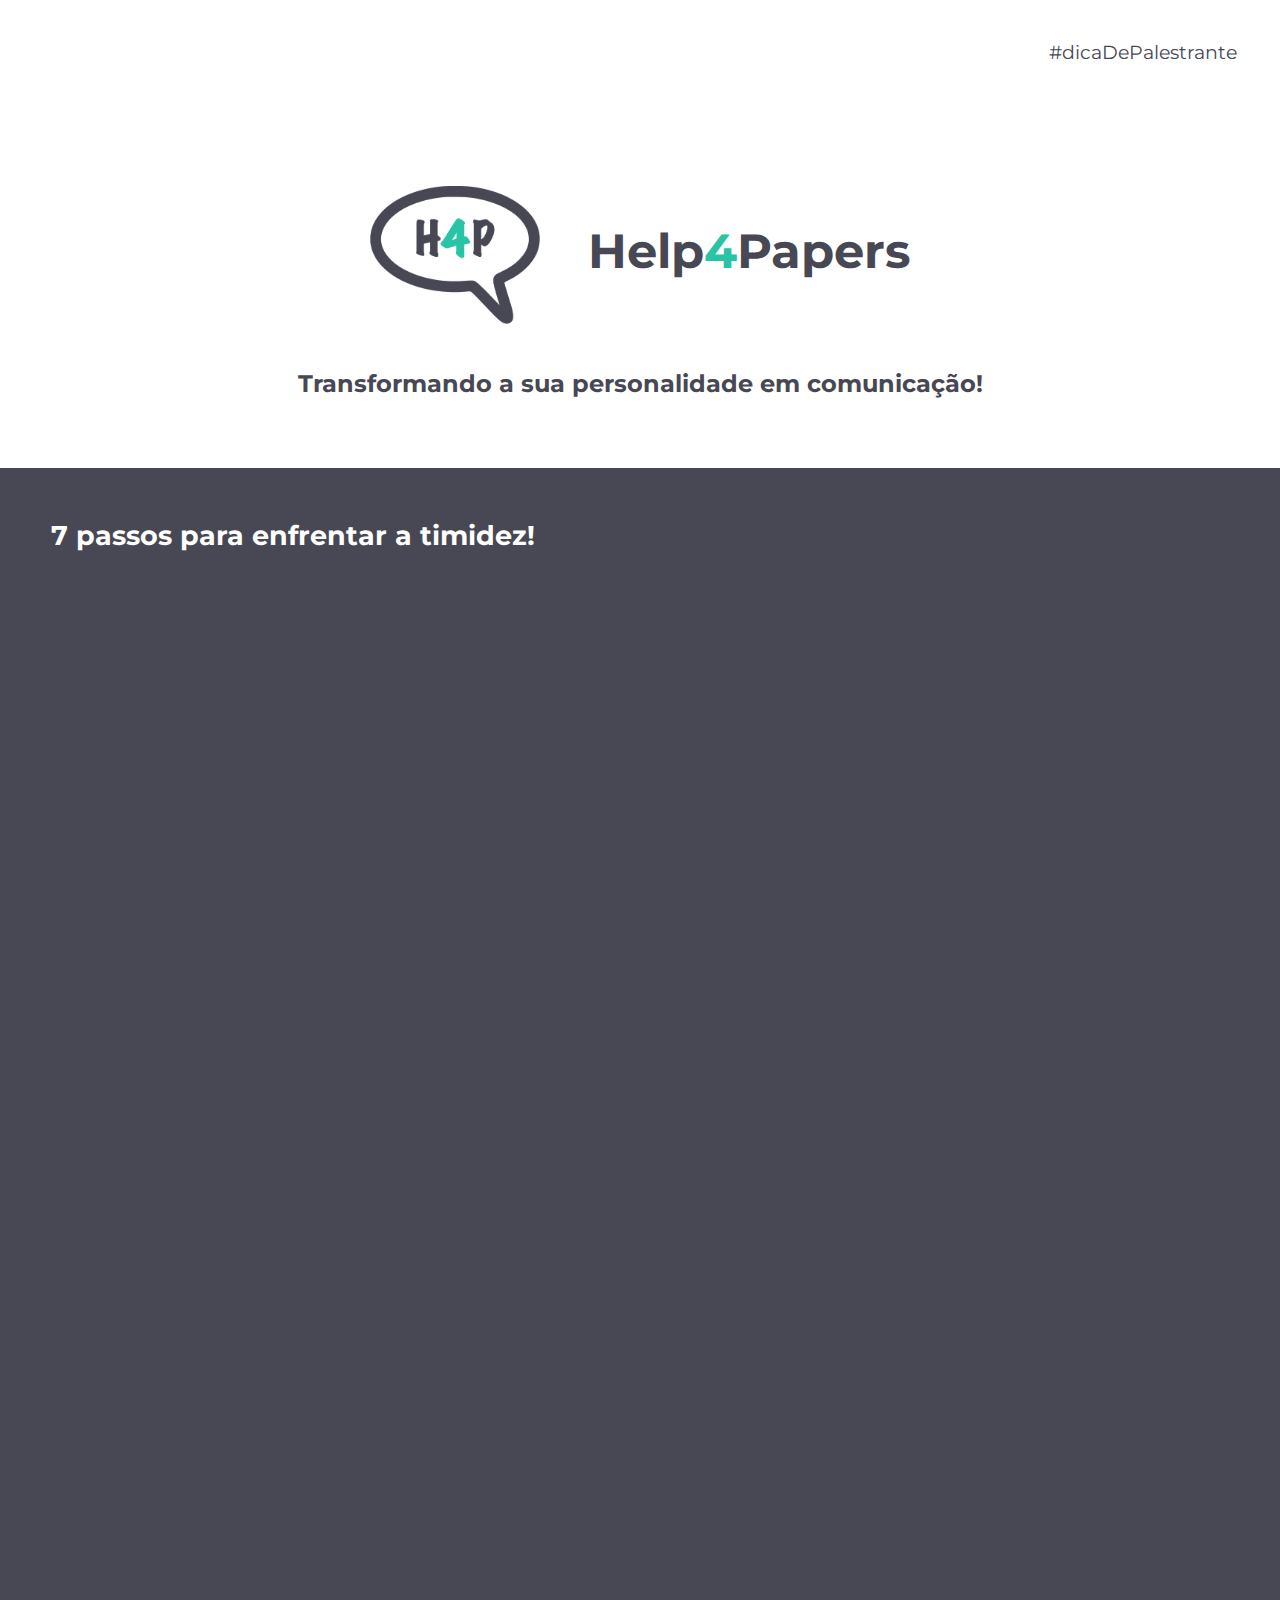
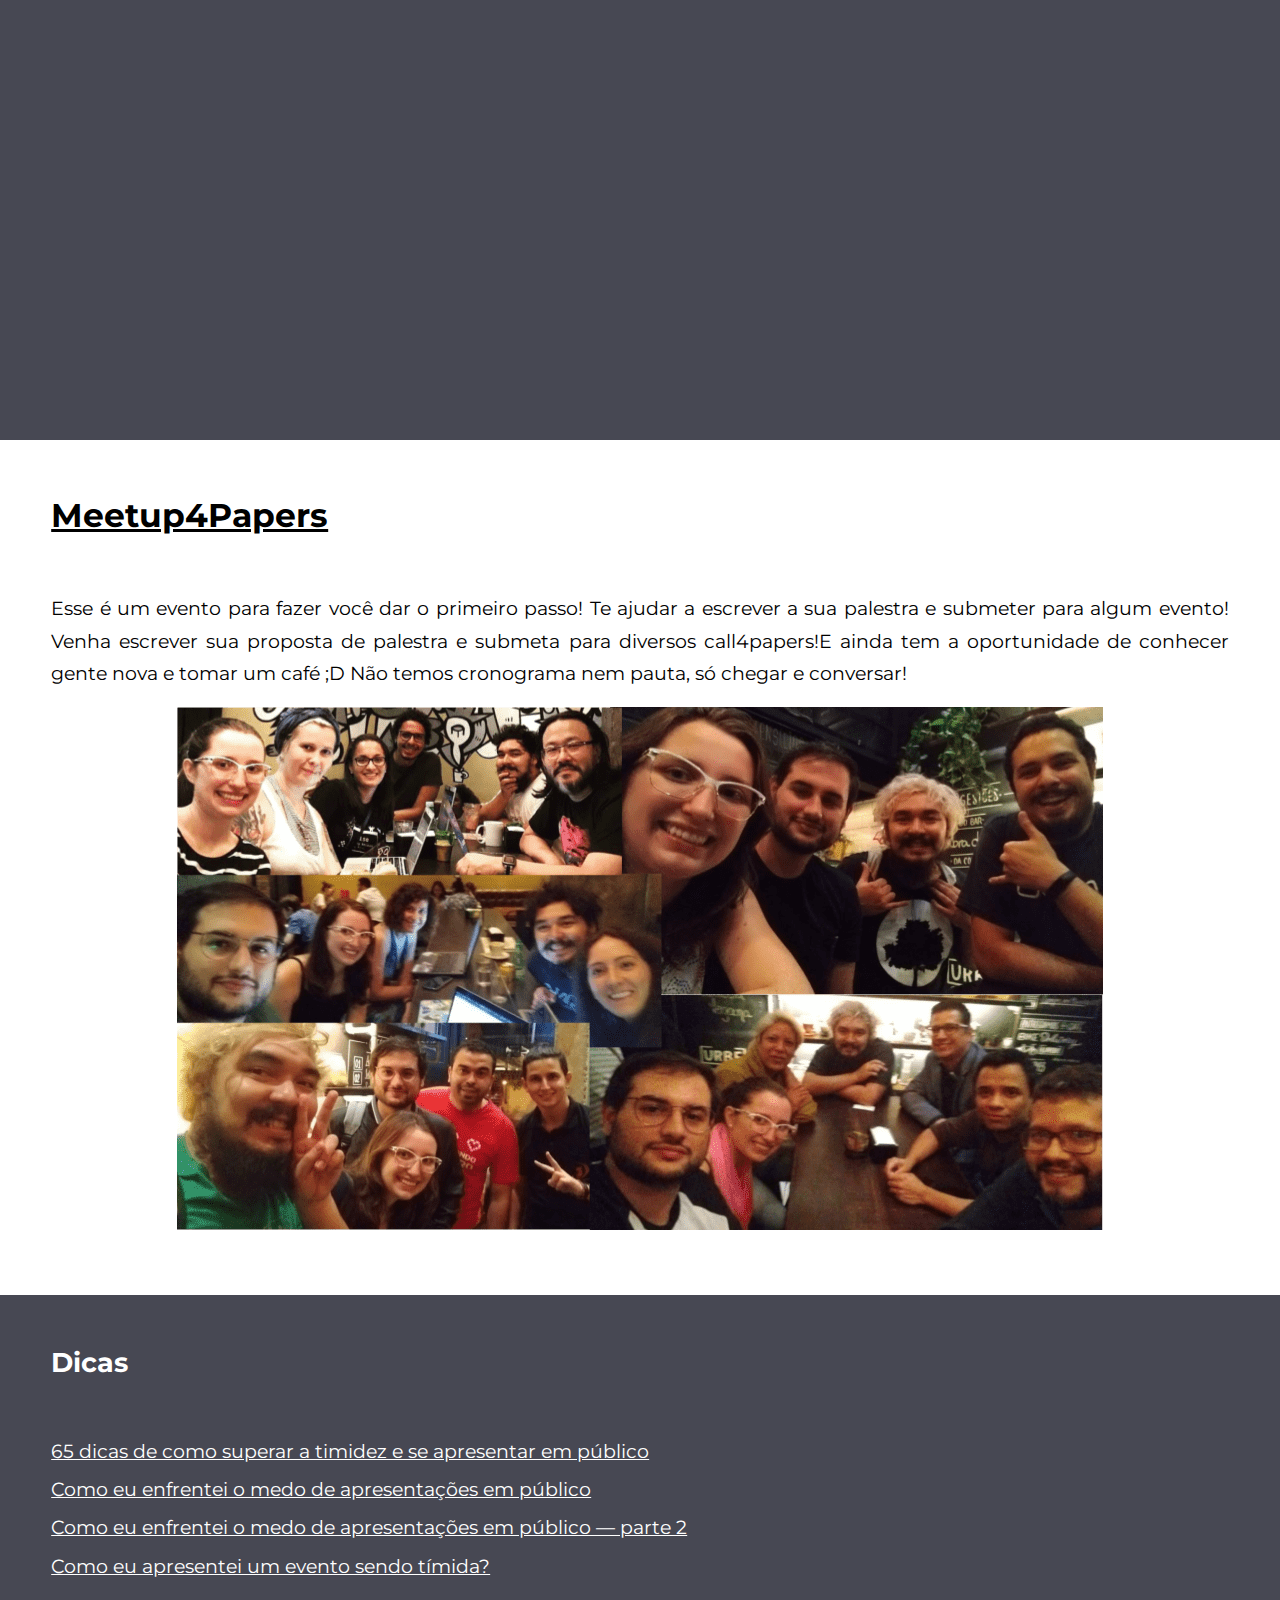
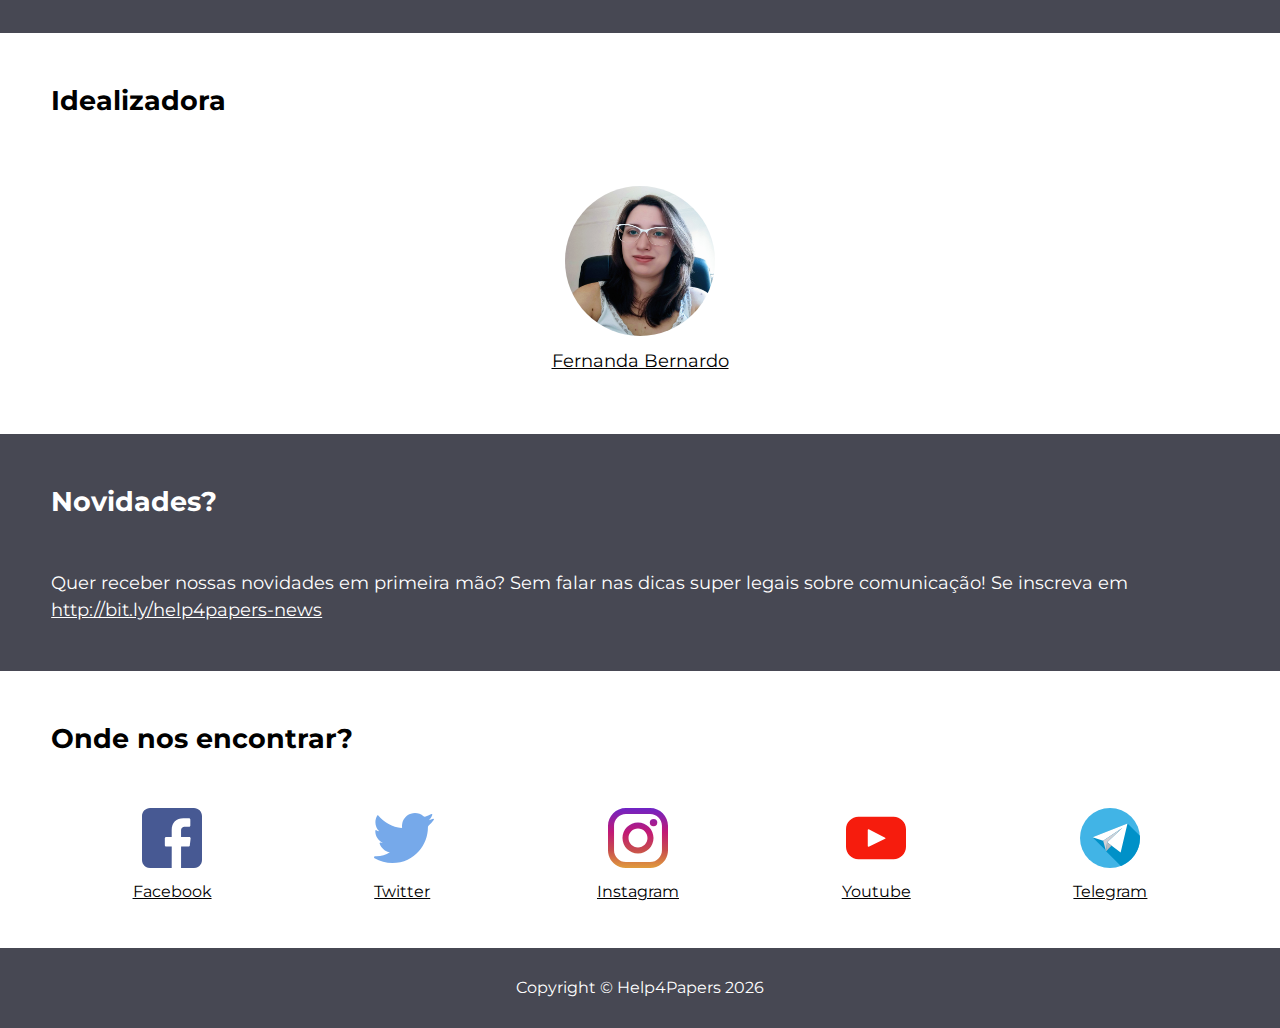
<file: index.html>
<!DOCTYPE html>
<html>
<head>
	<meta charset="UTF-8">
	<meta name="viewport" content="width=device-width, initial-scale=1.0">
	<meta http-equiv="X-UA-Compatible" content="ie=edge">
	<meta name="google-site-verification" content="czYM7zJRuvXgrDOYiuncWTCWmk2w4SSafypP1xIdmXw" />
	<title>Help4Papers</title>
	<link href="https://fonts.googleapis.com/css?family=Montserrat:400,700" rel="stylesheet" type="text/css">
	<link rel="stylesheet" href="css/reset.css">
	<link rel="stylesheet" href="css/style.css">
</head>
<body>
	<header>
		<nav class="menu">
			<!-- <a href="./workshop.html">workshop</a> -->
			<a href="./dicaDePalestrante.html">#dicaDePalestrante</a>
		</nav>
		<h1>Help<span>4</span>Papers</h1>
		<p class="slogan">Transformando a sua personalidade em comunicação!</p>
	</header>

	<section class="container dark">
		<h2>7 passos para enfrentar a timidez!</h2>
		<div class="videos">
			<iframe width="560" height="315" src="https://www.youtube.com/embed/DaiY4DhHNR0" frameborder="0" allow="accelerometer; autoplay; encrypted-media; gyroscope; picture-in-picture" allowfullscreen></iframe>
			<iframe width="560" height="315" src="https://www.youtube.com/embed/z_63TMsE4vQ" frameborder="0" allow="accelerometer; autoplay; encrypted-media; gyroscope; picture-in-picture" allowfullscreen></iframe>
			<iframe width="560" height="315" src="https://www.youtube.com/embed/z9Kiv2WPt-8" frameborder="0" allow="accelerometer; autoplay; encrypted-media; gyroscope; picture-in-picture" allowfullscreen></iframe>
			<iframe width="560" height="315" src="https://www.youtube.com/embed/kSflVZu1gM8" frameborder="0" allow="accelerometer; autoplay; encrypted-media; gyroscope; picture-in-picture" allowfullscreen></iframe>
			<iframe width="560" height="315" src="https://www.youtube.com/embed/AfbRZQgGOfA" frameborder="0" allow="accelerometer; autoplay; encrypted-media; gyroscope; picture-in-picture" allowfullscreen></iframe>
			<iframe width="560" height="315" src="https://www.youtube.com/embed/UdhwoyQ5xWg" frameborder="0" allow="accelerometer; autoplay; encrypted-media; gyroscope; picture-in-picture" allowfullscreen></iframe>
			<iframe width="560" height="315" src="https://www.youtube.com/embed/PW5iVNqd4EI" frameborder="0" allow="accelerometer; autoplay; encrypted-media; gyroscope; picture-in-picture" allowfullscreen></iframe>
		</div>
	</section>

	<section class="container meetup">
		<h2><a href='https://www.meetup.com/pt-BR/Vencer-a-timidez-e-conhecer-pessoas-Help4Papers'>Meetup4Papers</a></h2>
		<p>Esse é um evento para fazer você dar o primeiro passo! Te ajudar a escrever a sua palestra e submeter para algum evento! Venha escrever sua proposta de palestra e submeta para diversos call4papers!E ainda tem a oportunidade de conhecer gente nova e tomar um café ;D Não temos cronograma nem pauta, só chegar e conversar!</p>
		<img src='./img/meetup.png' >
	</section>

	<section class="container dark tips">
		<h2>Dicas</h2>
		<ul>
			<li><a href='https://medium.com/@fembernardo/65-dicas-de-como-superar-a-timidez-e-se-apresentar-em-p%C3%BAblico-95e254c7503'>65 dicas de como superar a timidez e se apresentar em público</a></li>
			<li><a href='https://medium.com/@fembernardo/como-eu-enfrentei-o-medo-de-apresenta%C3%A7%C3%B5es-em-p%C3%BAblico-581e7ee72dc9'>Como eu enfrentei o medo de apresentações em público</a></li>
			<li><a href='https://medium.com/@fembernardo/como-eu-enfrentei-o-medo-de-apresenta%C3%A7%C3%B5es-em-p%C3%BAblico-parte-2-aa10d515a9c1'>Como eu enfrentei o medo de apresentações em público — parte 2</a></li>
			<li><a href='https://medium.com/@fembernardo/como-eu-apresentei-um-evento-sendo-t%C3%ADmida-1b7356a4bc22'>Como eu apresentei um evento sendo tímida?</a></li>
		</ul>
	</section>
	<section class="container">
		<h2>Idealizadora</h2>
		<ul class="team">
			<li><a href="https://twitter.com/fembernardo"><img src="img/fernanda.jpg"><span>Fernanda Bernardo</span></a></li>
		</ul>
	</section>
	<section class="news dark container">
		<h2>Novidades?</h2>
		<p>Quer receber nossas novidades em primeira mão? Sem falar nas dicas super legais sobre comunicação! Se inscreva em <a href="http://bit.ly/help4papers-news">http://bit.ly/help4papers-news</a></p>
	</section>
	<section class="social container">
		<h2>Onde nos encontrar?</h2>
		<ul>
			<li>
				<a href="https://www.facebook.com/help4papers/">
					<img src="img/social/facebook.svg" width="60" height="60" alt="Facebook">
					Facebook
				</a>
			</li>
			<li>
				<a href="https://twitter.com/help4papers">
					<img src="img/social/twitter.svg" width="60" height="60" alt="Twitter">
					Twitter
				</a>
			</li>
			<li>
				<a href="https://www.instagram.com/help4papers/">
					<img src="img/social/instagram.svg" width="60" height="60" alt="Instagram">
					Instagram
				</a>
			</li>
			<li>
				<a href="https://www.youtube.com/channel/UCPZEE4dmG0hz0eCFdQApfdQ?view_as=subscriber">
					<img src="img/social/youtube.svg" width="60" height="60" alt="Youtube">
					Youtube
				</a>
			</li>
			<li>
				<a href="http://t.me/help4papers">
					<img src="img/social/telegram.svg" width="60" height="60" alt="Telegram">
					Telegram
				</a>
			</li>
		</ul>
	</section>
	<footer class="dark">
		<p>Copyright © Help4Papers <script>now = new Date; document.write(now.getFullYear());</script></p>
	</footer>
	<script src="script.js"></script>
	<script async src="https://www.googletagmanager.com/gtag/js?id=UA-114181981-1"></script>
	<script>
		window.dataLayer = window.dataLayer || [];
		function gtag(){dataLayer.push(arguments);}
		gtag('js', new Date());

		gtag('config', 'UA-114181981-1');
	</script>
</body>
</html>
</file>
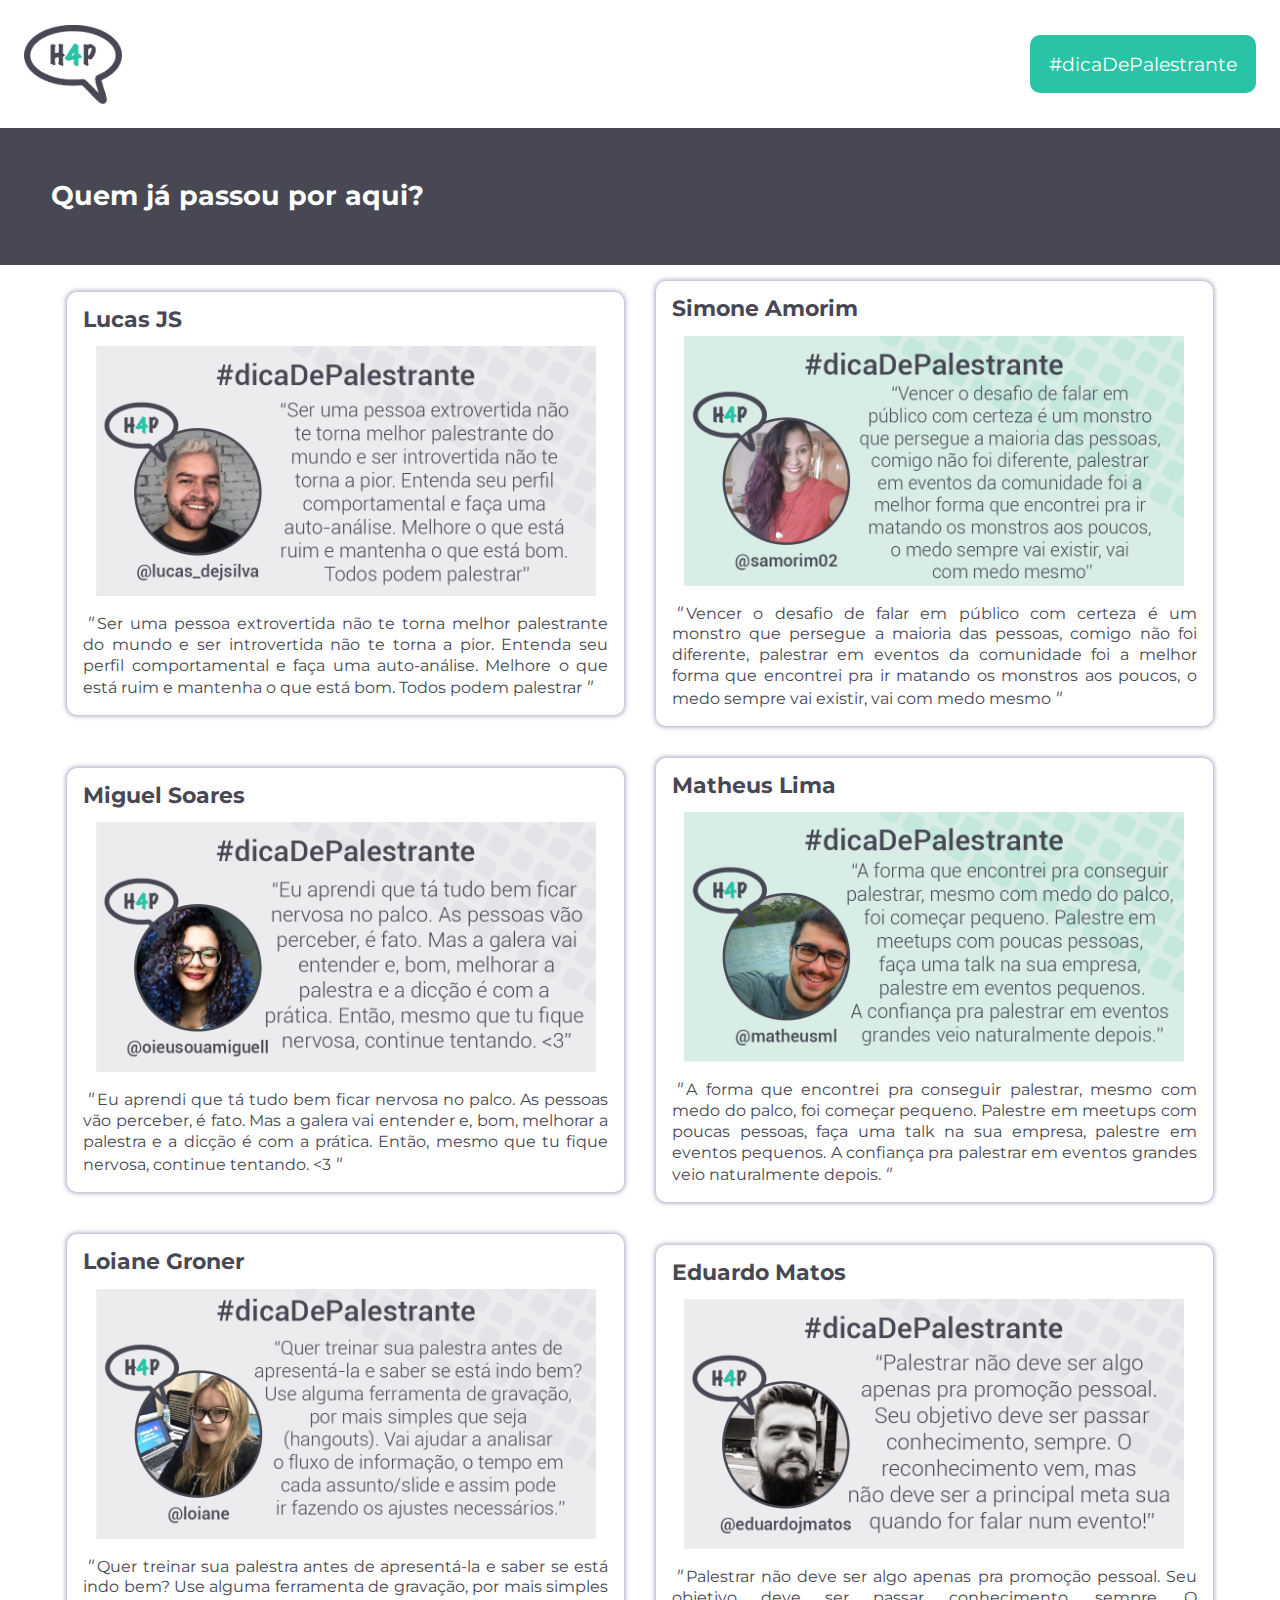
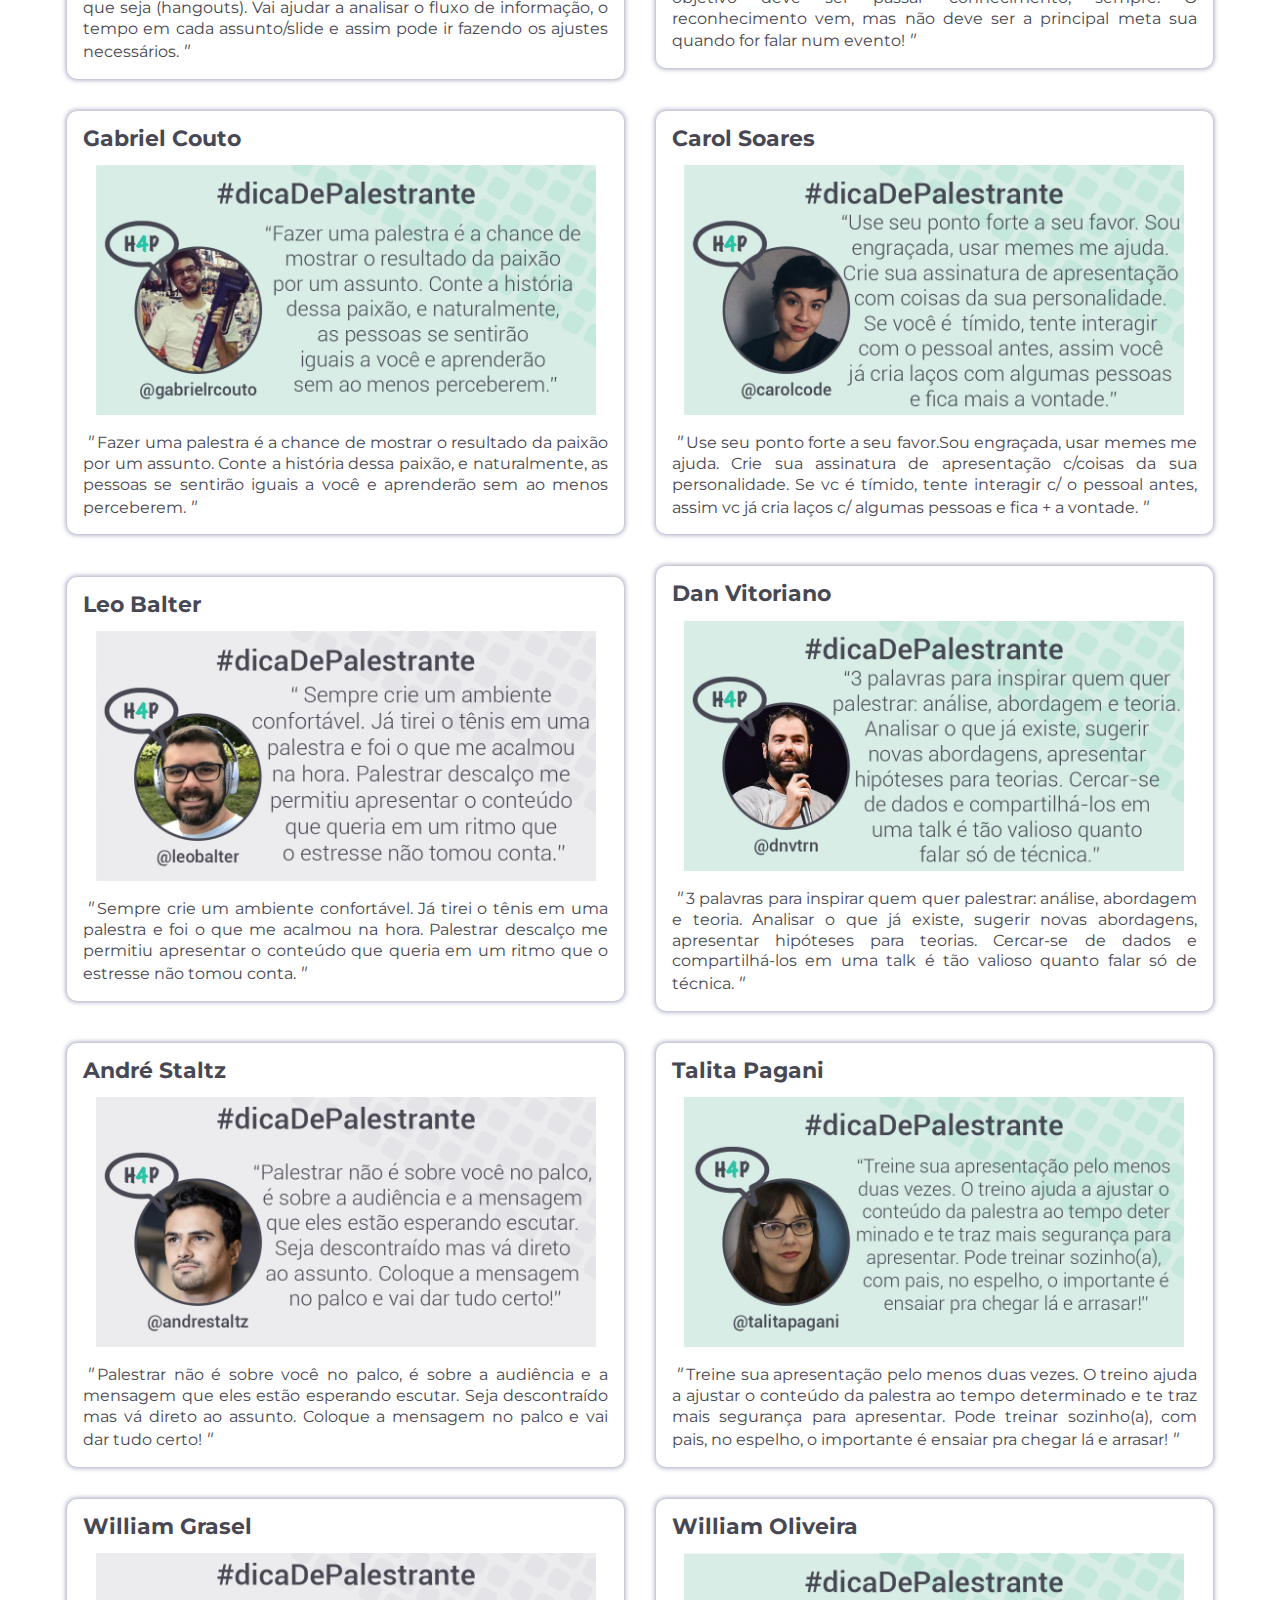
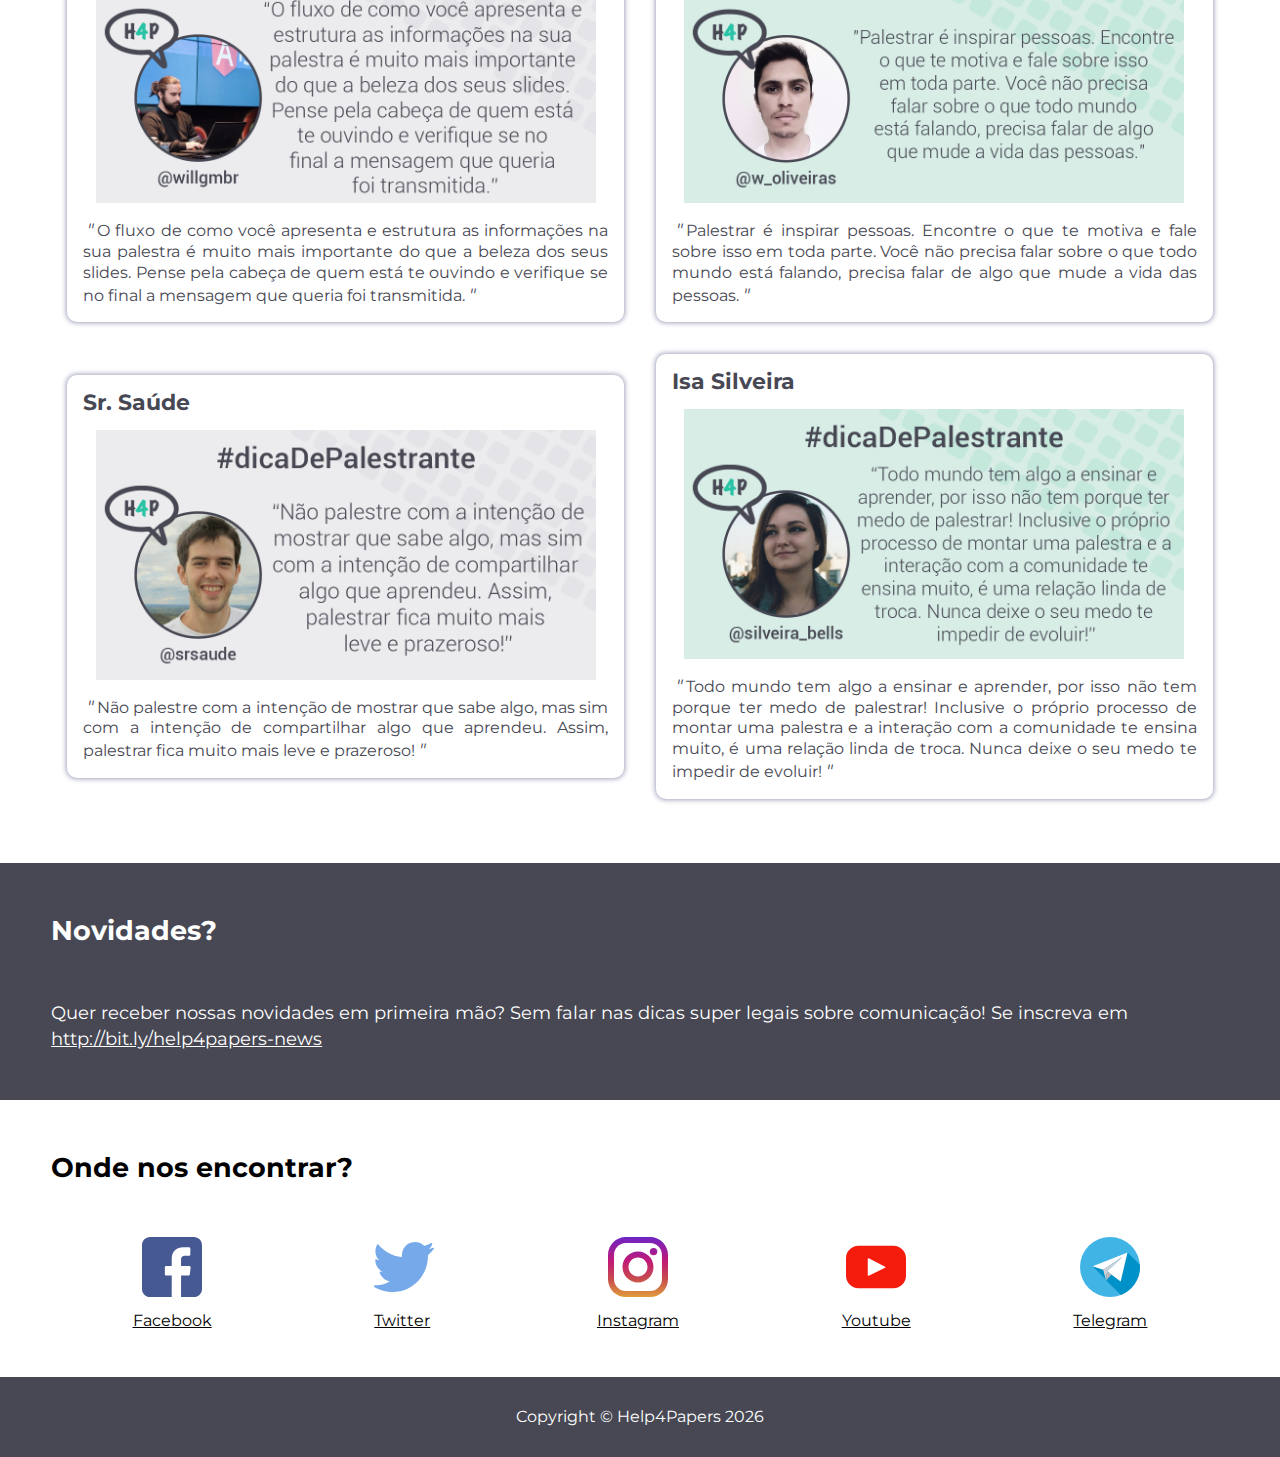
<file: dicaDePalestrante.html>
<!DOCTYPE html>
<html>
<head>
	<meta charset="UTF-8">
	<meta name="viewport" content="width=device-width, initial-scale=1.0">
	<meta http-equiv="X-UA-Compatible" content="ie=edge">
	<meta name="google-site-verification" content="czYM7zJRuvXgrDOYiuncWTCWmk2w4SSafypP1xIdmXw" />
	<title>#dicaDePalestrante - Help4Papers</title>
	<link href="https://fonts.googleapis.com/css?family=Montserrat:400,700" rel="stylesheet" type="text/css">
	<link rel="stylesheet" href="css/reset.css">
	<link rel="stylesheet" href="css/style.css">
</head>
<body>
	<header>
		<nav class="menu">
			<a href="./index.html" class="logo">Help4Papers</a>
			<!-- <a href="./workshop.html">workshop</a> -->
			<a href="./dicaDePalestrante.html" class="active">#dicaDePalestrante</a>
		</nav>
	</header>
	
	<h2 class="container dark">Quem já passou por aqui?</h2>
	<section class="speakers container">
		<article>
			<a href="https://twitter.com/lucas_dejsilva" target="_blank">
				<h3>Lucas JS</h3>
				<img src="./img/dicaDePalestrante/lucas-js.jpg" alt="Lucas JS">
				<blockquote>Ser uma pessoa extrovertida não te torna melhor palestrante do mundo e ser introvertida não te torna a pior. Entenda seu perfil comportamental e faça uma auto-análise. Melhore o que está ruim e mantenha o que está bom. Todos podem palestrar</blockquote>
			</a>
		</article>
		<article>
			<a href="https://twitter.com/samorim02" target="_blank">
				<h3>Simone Amorim</h3>
				<img src="./img/dicaDePalestrante/simone-amorim.jpg" alt="Simone Amorim">
				<blockquote>Vencer o desafio de falar em público com certeza é um monstro que persegue a maioria das pessoas, comigo não foi diferente, palestrar em eventos da comunidade foi a melhor forma que encontrei pra ir matando os monstros aos poucos, o medo sempre vai existir, vai com medo mesmo</blockquote>
			</a>
		</article>
		<article>
			<a href="https://twitter.com/oieusouamiguel" target="_blank">
				<h3>Miguel Soares</h3>
				<img src="./img/dicaDePalestrante/miguel-soares.jpg" alt="Miguel Soares">
				<blockquote>Eu aprendi que tá tudo bem ficar nervosa no palco. As pessoas vão  perceber, é fato. Mas a galera vai entender e, bom, melhorar a palestra e  a dicção é com a prática. Então, mesmo que tu fique nervosa, continue tentando. <3</blockquote>
			</a>
		</article>
		<article>
			<a href="https://twitter.com/matheusml" target="_blank">
				<h3>Matheus Lima</h3>
				<img src="./img/dicaDePalestrante/matheus-lima.jpg" alt="Matheus Lima">
				<blockquote>A forma que encontrei pra conseguir palestrar, mesmo com medo do palco, foi começar pequeno. Palestre em meetups com poucas pessoas, faça uma talk na sua empresa, palestre em eventos pequenos. A confiança pra palestrar em eventos grandes veio naturalmente depois.</blockquote>
			</a>
		</article>
		<article>
			<a href="https://twitter.com/loiane" target="_blank">
				<h3>Loiane Groner</h3>
				<img src="./img/dicaDePalestrante/loiane.jpg" alt="Loiane Groner">
				<blockquote>Quer treinar sua palestra antes de apresentá-la e saber se está indo bem? Use alguma ferramenta de gravação, por mais simples que seja (hangouts). Vai ajudar a analisar o fluxo de informação, o tempo em cada assunto/slide e assim pode ir fazendo os ajustes necessários.</blockquote>
			</a>
		</article>
		<article>
			<a href="https://twitter.com/eduardojmatos" target="_blank">
				<h3>Eduardo Matos</h3>
				<img src="./img/dicaDePalestrante/edu-matos.jpg" alt="Eduardo Matos">
				<blockquote>Palestrar não deve ser algo apenas pra promoção pessoal. Seu objetivo deve ser passar conhecimento, sempre. O reconhecimento vem, mas não deve ser a principal meta sua quando for falar num evento!</blockquote>
			</a>
		</article>
		<article>
			<a href="https://twitter.com/gabrielrcouto" target="_blank">
				<h3>Gabriel Couto</h3>
				<img src="./img/dicaDePalestrante/gabriel-couto.jpg" alt="Gabriel Couto">
				<blockquote>Fazer uma palestra é a chance de mostrar o resultado da paixão por um assunto. Conte a história dessa paixão, e naturalmente, as pessoas se sentirão iguais a você e aprenderão sem ao menos perceberem.</blockquote>
			</a>
		</article>
		<article>
			<a href="https://twitter.com/carolcode" target="_blank">
				<h3>Carol Soares</h3>
				<img src="./img/dicaDePalestrante/carol-soares.jpg" alt="Carol Soares">
				<blockquote>Use seu ponto forte a seu favor.Sou engraçada, usar memes me ajuda. Crie  sua assinatura de apresentação c/coisas da sua personalidade. Se vc é  tímido, tente interagir c/ o pessoal antes, assim vc já cria laços c/  algumas pessoas e fica + a vontade.</blockquote>
			</a>
		</article>
		<article>
			<a href="https://twitter.com/leobalter" target="_blank">
				<h3>Leo Balter</h3>
				<img src="./img/dicaDePalestrante/leo-balter.jpg" alt="Leo Balter">
				<blockquote>Sempre crie um ambiente confortável. Já tirei o tênis em uma palestra e foi o que me acalmou na hora. Palestrar descalço me permitiu apresentar o conteúdo que queria em um ritmo que o estresse não tomou conta.</blockquote>
			</a>
		</article>
		<article>
			<a href="https://twitter.com/dnvtrn" target="_blank">
				<h3>Dan Vitoriano</h3>
				<img src="./img/dicaDePalestrante/dan-vitoriano.jpg" alt="Dan Vitoriano">
				<blockquote>3 palavras para inspirar quem quer palestrar: análise, abordagem e teoria. Analisar o que já existe, sugerir novas abordagens, apresentar hipóteses para teorias. Cercar-se de dados e compartilhá-los em uma talk é tão valioso quanto falar só de técnica.</blockquote>
			</a>
		</article>
		<article>
			<a href="https://twitter.com/andrestaltz" target="_blank">
				<h3>André Staltz</h3>
				<img src="./img/dicaDePalestrante/andre-staltz.jpg" alt="André Staltz">
				<blockquote>Palestrar não é sobre você no palco, é sobre a audiência e a mensagem que eles estão esperando escutar. Seja descontraído mas vá direto ao assunto. Coloque a mensagem no palco e vai dar tudo certo!</blockquote>
			</a>
		</article>
		<article>
			<a href="https://twitter.com/talitapagani" target="_blank">
				<h3>Talita Pagani</h3>
				<img src="./img/dicaDePalestrante/talita-pagani.jpg" alt="Talita Pagani">
				<blockquote>Treine sua apresentação pelo menos duas vezes. O treino ajuda a ajustar o conteúdo da palestra ao tempo determinado e te traz mais segurança para apresentar. Pode treinar sozinho(a), com pais, no espelho, o importante é ensaiar pra chegar lá e arrasar!</blockquote>
			</a>
		</article>
		<article>
			<a href="https://twitter.com/willgmbr" target="_blank">
				<h3>William Grasel</h3>
				<img src="./img/dicaDePalestrante/william-grasel.jpg" alt="William Grasel">
				<blockquote>O fluxo de como você apresenta e estrutura as informações na sua palestra é muito mais importante do que a beleza dos seus slides. Pense pela cabeça de quem está te ouvindo e verifique se no final a mensagem que queria foi transmitida.</blockquote>
			</a>
		</article>
		<article>
			<a href="https://twitter.com/w_oliveiras" target="_blank">
				<h3>William Oliveira</h3>
				<img src="./img/dicaDePalestrante/william-oliveira.jpg" alt="William Oliveira">
				<blockquote>Palestrar é inspirar pessoas. Encontre o que te motiva e fale sobre isso em toda parte. Você não precisa falar sobre o que todo mundo está falando, precisa falar de algo que mude a vida das pessoas.</blockquote>
			</a>
		</article>
		<article>
			<a href="https://twitter.com/srsaude" target="_blank">
				<h3>Sr. Saúde</h3>
				<img src="./img/dicaDePalestrante/sr-saude.jpg" alt="Sr. Saúde">
				<blockquote>Não palestre com a intenção de mostrar que sabe algo, mas sim com a intenção de compartilhar algo que aprendeu. Assim, palestrar fica muito mais leve e prazeroso!</blockquote>
			</a>
		</article>
		<article>
			<a href="https://twitter.com/silveira_bells" target="_blank">
				<h3>Isa Silveira</h3>
				<img src="./img/dicaDePalestrante/isa-silveira.jpg" alt="Isa Silveira">
				<blockquote>Todo mundo tem algo a ensinar e aprender, por isso não tem porque ter medo de palestrar! Inclusive o próprio processo de montar uma palestra e a interação com a comunidade te ensina muito, é uma relação linda de troca. Nunca deixe o seu medo te impedir de evoluir!</blockquote>
			</a>
		</article>
	</section>

	<section class="news dark container">
		<h2>Novidades?</h2>
		<p>Quer receber nossas novidades em primeira mão? Sem falar nas dicas super legais sobre comunicação! Se inscreva em <a href="http://bit.ly/help4papers-news">http://bit.ly/help4papers-news</a></p>
	</section>
	<section class="social container">
		<h2>Onde nos encontrar?</h2>
		<ul>
			<li>
				<a href="https://www.facebook.com/help4papers/">
					<img src="img/social/facebook.svg" width="60" height="60" alt="Facebook">
					Facebook
				</a>
			</li>
			<li>
				<a href="https://twitter.com/help4papers">
					<img src="img/social/twitter.svg" width="60" height="60" alt="Twitter">
					Twitter
				</a>
			</li>
			<li>
				<a href="https://www.instagram.com/help4papers/">
					<img src="img/social/instagram.svg" width="60" height="60" alt="Instagram">
					Instagram
				</a>
			</li>
			<li>
				<a href="https://www.youtube.com/channel/UCPZEE4dmG0hz0eCFdQApfdQ?view_as=subscriber">
					<img src="img/social/youtube.svg" width="60" height="60" alt="Youtube">
					Youtube
				</a>
			</li>
			<li>
				<a href="http://t.me/help4papers">
					<img src="img/social/telegram.svg" width="60" height="60" alt="Telegram">
					Telegram
				</a>
			</li>
		</ul>
	</section>
	<footer class="dark">
		<p>Copyright © Help4Papers <script>now = new Date; document.write(now.getFullYear());</script></p>
	</footer>
	<script src="script.js"></script>
	<script async src="https://www.googletagmanager.com/gtag/js?id=UA-114181981-1"></script>
	<script>
		window.dataLayer = window.dataLayer || [];
		function gtag(){dataLayer.push(arguments);}
		gtag('js', new Date());

		gtag('config', 'UA-114181981-1');
	</script>
</body>
</html>
</file>
<file: css/style.css>
body {
	font-family: 'Montserrat', sans-serif;
}

.container {
	padding-left: 4%;
	padding-right: 4%;
	padding-bottom: 3rem;
}

.dark {
	background-color: #474853;
	color: #fff;
}

a {
	text-decoration: underline;
	color: inherit;
}

a:hover {
	color: #4A86E8;
}

h1 {
	color: #474853;
	font-size: 3em;
	text-align: center;
	padding-top: 5rem;
	padding-bottom: 1em;
	font-weight: bold;
}

.menu {
	display: flex;
	justify-content: flex-end;
	margin: 1.5em;
}

.menu a {
	align-self: center;
	font-size: 1.2em;
	padding: 1em;
	text-decoration: none;
	color: #474853;
	margin-left: 1em;
}

.menu a.active {
	background-color: #29C3A6;
	color: #fff;
	border-radius: 10px;
}

.menu a:hover {
	color: #29C3A6;
}

.menu a.active:hover {
	color: #474853;
}

header h1 span {
	color: #29C3A6;
}

header h1:before {
	content: '';
	display: inline-block;
	background-image: url('../img/logo.png');
	width: 170px;
	height: 138px;
	background-size: contain;
	background-repeat: no-repeat;
	background-position: center;
	vertical-align: middle;
	margin-right: 1em;
}

h2 {
	font-size: 1.7em;
	font-weight: bold;
	padding-top: 3rem;
	padding-bottom: 3rem;
	line-height: 1.5;
}

h2.warning {
	padding-bottom: 0;
}

header .slogan {
	text-align: center;
    font-size: 1.5em;
	margin-bottom: 3em;
	color: #474853;
	font-weight: bold;
}

header .description {
	text-align: justify;
	line-height: 1.3;
	padding: 0 2em 5rem;
	width: 70%;
	margin: 0 auto;
	font-size: 1.1em;
}

ol {
	margin-left: 1em;
	font-size: 1.1em;
}

ol li {
	list-style-type: decimal;
	line-height: 1.3;
	margin-bottom: 0.5em;
}

.obs:before {
	content: "*";
	display: inline-block;
	padding-right: 0.5em;
}

.obs {
	line-height: 1.3;
	padding-top: 1em;
	margin-top: 1em;
	border-top: 1px dashed #fff;
	font-size: 1.1em;
}

input {
	position: absolute;
	left: -9999px;
}

.meetup img {
	display: block;
	margin: 1em auto;
}

.meetup p, .meetup a {
	line-height: 1.7;
	text-align: justify;
	font-size: 1.2em;
}

.tips a {
	line-height: 2;
	font-size: 1.2em;
}

.team {
	display: flex;
	justify-content: space-around;
	flex-wrap: wrap;
}

.team li {
	margin: 1em;
}

.team img {
	width: 150px;
	height: 150px;
	border-radius: 50%;
	display: block;
	margin: 0 auto 1em;
}

.team span {
	text-align: center;
	display: block;
	font-size: 1.1em;
}

.news p {
	text-align: left;
    font-size: 1.1em;
	line-height: 1.5;
}

.social ul {
	display: flex;
	justify-content: space-around;
	flex-wrap: wrap;
	align-items: center;
	align-content: space-around;
}

.social ul li {
	margin-left: 0.5em;
	margin-right: 0.5em;
}

.social ul img {
	display: block;
	margin: 0em auto 1em;
	text-align: center;
}

.social ul img:hover {
	opacity: 0.8;
}

footer p {
	color: #fff;
	text-align: center;
	padding: 2rem;
}

@media(max-width: 600px) {
	header h1 {
		font-size: 2.5em;
		margin: auto;
		padding-top: 2rem;
	}

	header h1:before {
		display: block;
		margin-left: auto;
		margin-right: auto;
		margin-bottom: 0.5em;
	}

	header .description {
		padding-bottom: 2rem;
	}

	h2 {
		padding-top: 2rem;
		padding-bottom: 2rem;
	}

	.container {
		padding-bottom: 2rem;
	}

	.questions {
		padding-top: 0;
	}

	.social ul img {
		width: 35px;
		height: 35px;
	}

	.social ul li {
		margin-top: 0.5em;
		margin-bottom: 0.5em;
	}
}


/* DICA DE PALESTRANTE */
.menu .logo {
	text-indent: -9999px;
	display: inline-block;
	background-image: url('../img/logo.png');
	width: 60px;
	height: 42px;
	background-size: contain;
	background-repeat: no-repeat;
	background-position: center;
	vertical-align: middle;
	margin-right: 1em;
	margin-left: 0;
}

.menu .logo:hover {
	opacity: 0.8;
}

.menu .logo + a {
	margin-left: auto;
}

.speakers {
	display: flex;
	justify-content: space-around;
    flex-wrap: wrap;
    align-items: center;
    align-content: space-around;
}

.speakers article {
	padding: 1em;
	margin: 1em;
	border-radius: 10px;
	box-shadow: 0px 0px 5px 1px #a1a4bd;
	flex: 1 1 40%;
}

.speakers article > * {
	text-decoration: none;
	color: #474853;
}

.speakers article:hover {
	opacity: 0.8;
	color: #474853;
}

.speakers article h3 {
	font-weight: bold;
	font-size: 1.4em;
}

.speakers article h3 a:hover {
	color: #29C3A6;
}

.speakers article img {
	width: 100%;
	max-width: 500px;
	margin: 1em auto;
    display: block;
}

.speakers article blockquote {
	text-align: justify;
	line-height: 1.3;
}

.speakers article blockquote:before, .speakers article blockquote:after {
	content: '"';
	display: inline-block;
	font-size: 110%;
	font-style: italic;
	padding-left: 0.2em;
	padding-right: 0.2em;
}

.videos {
	display: flex;
    flex-direction: row;
    flex-wrap: wrap;
    justify-content: space-around;
}

.videos iframe {
	margin-bottom: 2em;
}

@media(max-width: 600px) {
	.speakers {
		flex-direction: column;
	}

	.speakers article {
		margin-left: 0;
		margin-right: 0;
	}

	.menu {
		flex-direction: column;
	}

	.menu a {
		margin: 0.5em 0;
	}

	.menu .logo + a {
		margin-left: 0;
	}
}
</file>
